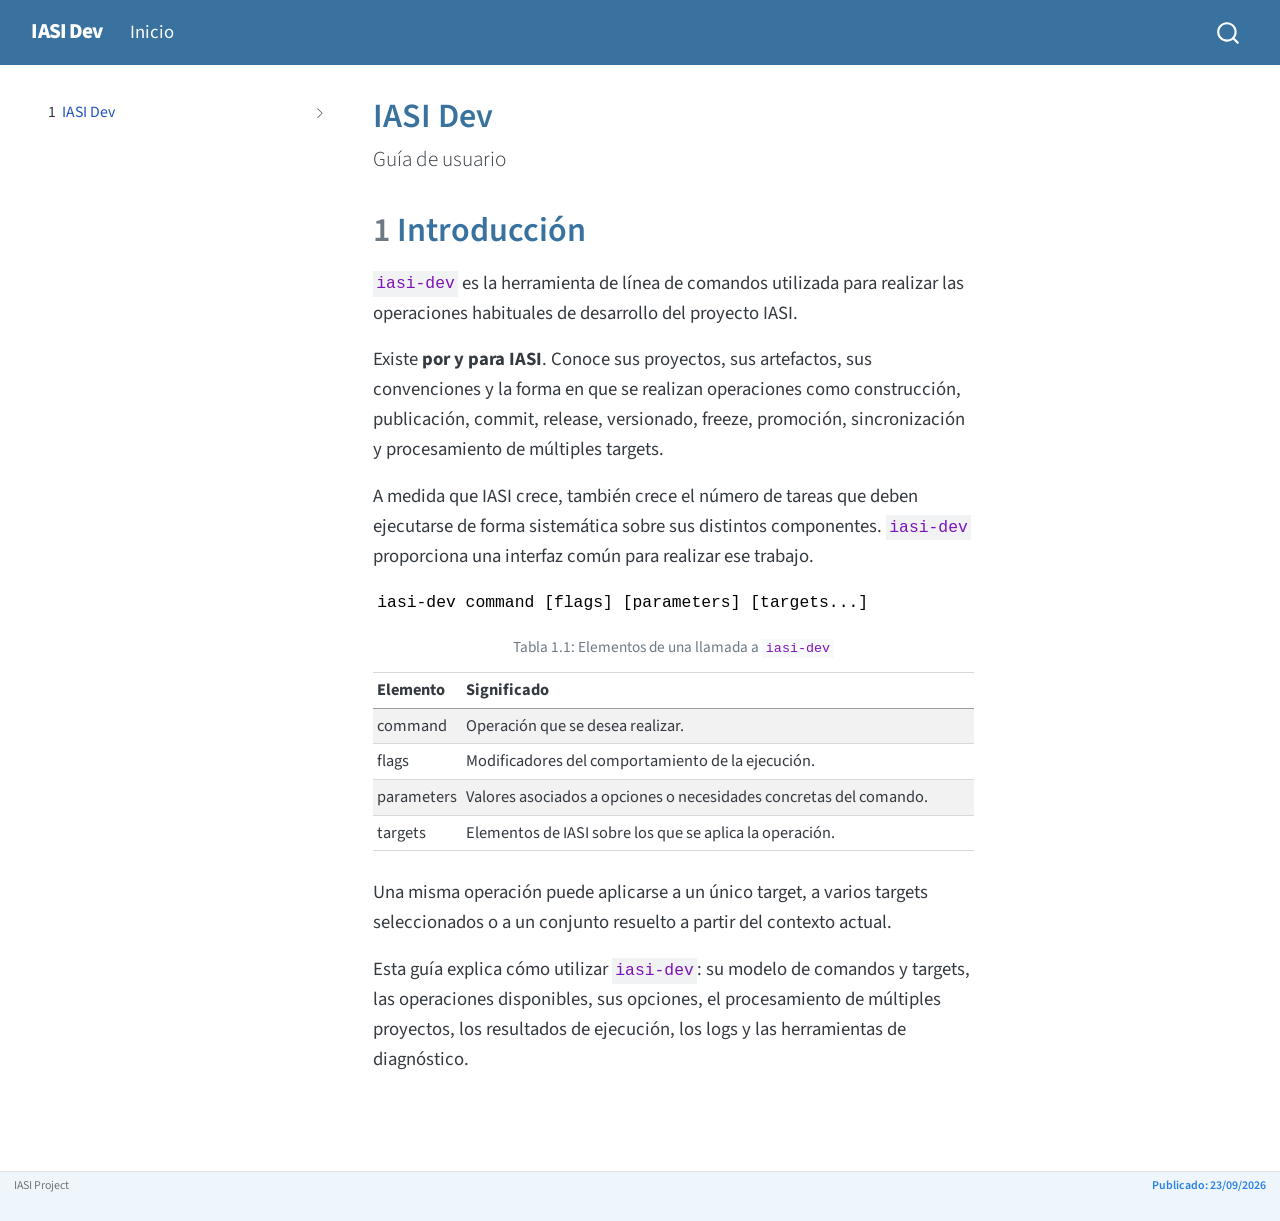
<file: release/user-guide/index.html>
<!DOCTYPE html>
<html xmlns="http://www.w3.org/1999/xhtml" lang="es" xml:lang="es">
<head>
<meta http-equiv="Content-Type" content="text/html; charset=UTF-8">
<meta charset="utf-8">
<meta name="generator" content="quarto-1.10.18">
<meta name="viewport" content="width=device-width, initial-scale=1.0, user-scalable=yes">
<title>IASI Dev · Guía de usuario</title>
<style>
/* Default styles provided by pandoc.
** See https://pandoc.org/MANUAL.html#variables-for-html for config info.
*/
span.smallcaps{font-variant: small-caps;}
div.columns{display: flex; gap: 1.5em;}
div.column{flex: auto;}
@media screen {
div.columns{gap: min(4vw, 1.5em);}
div.column{overflow-x: auto;}
}
div.hanging-indent{margin-left: 1.5em; text-indent: -1.5em;}
ul.task-list{list-style: none;}
ul.task-list li input[type="checkbox"] {
  width: 0.8em;
  margin: 0 0.8em 0.2em -1em; /* quarto-specific, see https://github.com/quarto-dev/quarto-cli/issues/4556 */ 
  vertical-align: middle;
}
</style>
<script src="site_libs/quarto-nav/quarto-nav.js"></script><script src="site_libs/clipboard/clipboard.min.js"></script><script src="site_libs/quarto-search/autocomplete.umd.js"></script><script src="site_libs/quarto-search/fuse.min.js"></script><script src="site_libs/quarto-search/quarto-search.js"></script><meta name="quarto:offset" content="./">
<script src="site_libs/quarto-html/quarto.js" type="module"></script><script src="site_libs/quarto-html/tabsets/tabsets.js" type="module"></script><script src="site_libs/quarto-html/popper.min.js"></script><script src="site_libs/quarto-html/tippy.umd.min.js"></script><script src="site_libs/quarto-html/anchor.min.js"></script><link href="site_libs/quarto-html/tippy.css" rel="stylesheet">
<link href="site_libs/quarto-html/quarto-syntax-highlighting-64a204ab8560d761af7679ceaba22944.css" rel="stylesheet" id="quarto-text-highlighting-styles">
<script src="site_libs/bootstrap/bootstrap.min.js"></script><link href="site_libs/bootstrap/bootstrap-icons.css" rel="stylesheet">
<link href="site_libs/bootstrap/bootstrap-7a66a9a53c25343b5d082df0b16ea25e.min.css" rel="stylesheet" append-hash="true" id="quarto-bootstrap" data-mode="light">
<script id="quarto-search-options" type="application/json">{
  "location": "navbar",
  "copy-button": false,
  "collapse-after": 3,
  "panel-placement": "end",
  "type": "overlay",
  "limit": 50,
  "keyboard-shortcut": [
    "f",
    "/",
    "s"
  ],
  "show-item-context": false,
  "language": {
    "search-no-results-text": "No se han encontrado resultados",
    "search-matching-documents-text": "documentos encontrados",
    "search-copy-link-title": "Copiar el enlace en la búsqueda",
    "search-hide-matches-text": "Ocultar resultados adicionales",
    "search-more-match-text": "resultado adicional en este documento",
    "search-more-matches-text": "resultados adicionales en este documento",
    "search-clear-button-title": "Borrar",
    "search-text-placeholder": "",
    "search-detached-cancel-button-title": "Cancelar",
    "search-submit-button-title": "Enviar",
    "search-label": "Buscar"
  }
}</script>
</head>
<body class="nav-sidebar floating nav-fixed quarto-light">

<div id="quarto-search-results"></div>
  <header id="quarto-header" class="headroom fixed-top"><nav class="navbar navbar-expand-lg " data-bs-theme="dark"><div class="navbar-container container-fluid">
      <div class="navbar-brand-container mx-auto">
    <a class="navbar-brand" href="./index.html">
    <span class="navbar-title">IASI Dev</span>
    </a>
  </div>
            <div id="quarto-search" class="" title="Buscar"></div>
          <button class="navbar-toggler" type="button" data-bs-toggle="collapse" data-bs-target="#navbarCollapse" aria-controls="navbarCollapse" role="menu" aria-expanded="false" aria-label="Navegación de palanca" onclick="if (window.quartoToggleHeadroom) { window.quartoToggleHeadroom(); }">
  <span class="navbar-toggler-icon"></span>
</button>
          <div class="collapse navbar-collapse" id="navbarCollapse">
            <ul class="navbar-nav navbar-nav-scroll me-auto">
<li class="nav-item">
    <a class="nav-link active" href="./index.html" aria-current="page"> 
<span class="menu-text">Inicio</span></a>
  </li>  
</ul>
</div> <!-- /navcollapse -->
            <div class="quarto-navbar-tools">
</div>
      </div> <!-- /container-fluid -->
    </nav><nav class="quarto-secondary-nav"><div class="container-fluid d-flex">
      <button type="button" class="quarto-btn-toggle btn" data-bs-toggle="collapse" role="button" data-bs-target=".quarto-sidebar-collapse-item" aria-controls="quarto-sidebar" aria-expanded="false" aria-label="Alternar barra lateral" onclick="if (window.quartoToggleHeadroom) { window.quartoToggleHeadroom(); }">
        <i class="bi bi-layout-text-sidebar-reverse"></i>
      </button>
        <nav class="quarto-page-breadcrumbs" aria-label="breadcrumb"><ol class="breadcrumb"><li class="breadcrumb-item"><a href="./index.html"><span class="chapter-number">1</span>  <span class="chapter-title">IASI Dev</span></a></li></ol></nav><a class="flex-grow-1" role="navigation" data-bs-toggle="collapse" data-bs-target=".quarto-sidebar-collapse-item" aria-controls="quarto-sidebar" aria-expanded="false" aria-label="Alternar barra lateral" onclick="if (window.quartoToggleHeadroom) { window.quartoToggleHeadroom(); }">      
        </a>
    </div>
  </nav></header><!-- content --><div id="quarto-content" class="quarto-container page-columns page-rows-contents page-layout-article page-navbar">
<!-- sidebar -->
  <nav id="quarto-sidebar" class="sidebar collapse collapse-horizontal quarto-sidebar-collapse-item sidebar-navigation floating overflow-auto"><div class="sidebar-menu-container"> 
    <ul class="list-unstyled mt-1">
<li class="sidebar-item sidebar-item-section">
  <div class="sidebar-item-container"> 
  <a href="./index.html" class="sidebar-item-text sidebar-link active">
 <span class="menu-text"><span class="chapter-number">1</span>  <span class="chapter-title">IASI Dev</span></span></a>
  <a class="sidebar-item-toggle text-start collapsed" data-bs-toggle="collapse" data-bs-target="#iasi-sidebar--index-html" role="navigation" aria-expanded="false" aria-controls="iasi-sidebar--index-html" aria-label="Toggle section"><i class="bi bi-chevron-right ms-2"></i></a>
</div>
<ul id="iasi-sidebar--index-html" class="collapse list-unstyled sidebar-section depth2">
<li><a href="./index.html#introducci%C3%B3n" id="toc-introducción" class="nav-link active" data-scroll-target="#introducción"><span class="header-section-number">1</span> Introducción</a></li>
  </ul>
</li>
    </ul>
</div>
</nav><div id="quarto-sidebar-glass" class="quarto-sidebar-collapse-item" data-bs-toggle="collapse" data-bs-target=".quarto-sidebar-collapse-item"></div>
<!-- margin-sidebar -->
    <div id="quarto-margin-sidebar" class="sidebar margin-sidebar">
        <nav id="TOC" role="doc-toc" class="toc-active"><h2 id="toc-title">Tabla de contenidos</h2>
   
  <ul>
<li><a href="#introducci%C3%B3n" id="toc-introducción" class="nav-link active" data-scroll-target="#introducción"><span class="header-section-number">1</span> Introducción</a></li>
  </ul></nav>
</div>
<!-- main -->
<main class="content" id="quarto-document-content"><header id="title-block-header" class="quarto-title-block default"><div class="quarto-title">
<h1 class="title">IASI Dev</h1>
<p class="subtitle lead">Guía de usuario</p>
</div>



<div class="quarto-title-meta">

    
  
    
  </div>
  


</header><section id="introducción" class="level1" data-number="1"><h1 data-number="1">
<span class="header-section-number">1</span> Introducción</h1>
<p><code>iasi-dev</code> es la herramienta de línea de comandos utilizada para realizar las operaciones habituales de desarrollo del proyecto IASI.</p>
<p>Existe <strong>por y para IASI</strong>. Conoce sus proyectos, sus artefactos, sus convenciones y la forma en que se realizan operaciones como construcción, publicación, commit, release, versionado, freeze, promoción, sincronización y procesamiento de múltiples targets.</p>
<p>A medida que IASI crece, también crece el número de tareas que deben ejecutarse de forma sistemática sobre sus distintos componentes. <code>iasi-dev</code> proporciona una interfaz común para realizar ese trabajo.</p>
<pre class="text"><code>iasi-dev command [flags] [parameters] [targets...]</code></pre>
<div class="cell">
<div id="tbl-sintaxis" class="cell quarto-float quarto-figure quarto-figure-center anchored">
<figure class="quarto-float quarto-float-tbl figure"><figcaption class="quarto-float-caption-top quarto-float-caption quarto-float-tbl" id="tbl-sintaxis-caption-0ceaefa1-69ba-4598-a22c-09a6ac19f8ca">
Tabla 1.1: Elementos de una llamada a <code>iasi-dev</code>
</figcaption><div aria-describedby="tbl-sintaxis-caption-0ceaefa1-69ba-4598-a22c-09a6ac19f8ca">
<div class="cell-output-display">
<table class="cell caption-top table table-sm table-striped small">
<colgroup>
<col style="width: 14%">
<col style="width: 85%">
</colgroup>
<thead><tr class="header">
<th style="text-align: left;">Elemento</th>
<th style="text-align: left;">Significado</th>
</tr></thead>
<tbody>
<tr class="odd">
<td style="text-align: left;">command</td>
<td style="text-align: left;">Operación que se desea realizar.</td>
</tr>
<tr class="even">
<td style="text-align: left;">flags</td>
<td style="text-align: left;">Modificadores del comportamiento de la ejecución.</td>
</tr>
<tr class="odd">
<td style="text-align: left;">parameters</td>
<td style="text-align: left;">Valores asociados a opciones o necesidades concretas del comando.</td>
</tr>
<tr class="even">
<td style="text-align: left;">targets</td>
<td style="text-align: left;">Elementos de IASI sobre los que se aplica la operación.</td>
</tr>
</tbody>
</table>
</div>
</div>
</figure>
</div>
</div>
<p>Una misma operación puede aplicarse a un único target, a varios targets seleccionados o a un conjunto resuelto a partir del contexto actual.</p>
<p>Esta guía explica cómo utilizar <code>iasi-dev</code>: su modelo de comandos y targets, las operaciones disponibles, sus opciones, el procesamiento de múltiples proyectos, los resultados de ejecución, los logs y las herramientas de diagnóstico.</p>


</section></main><!-- /main --><script id="quarto-html-after-body" type="application/javascript">
  window.document.addEventListener("DOMContentLoaded", function (event) {
    const icon = "";
    const anchorJS = new window.AnchorJS();
    anchorJS.options = {
      placement: 'right',
      icon: icon
    };
    anchorJS.add('.anchored');
    const isCodeAnnotation = (el) => {
      for (const clz of el.classList) {
        if (clz.startsWith('code-annotation-')) {                     
          return true;
        }
      }
      return false;
    }
    const onCopySuccess = function(e) {
      // button target
      const button = e.trigger;
      // don't keep focus
      button.blur();
      // flash "checked"
      button.classList.add('code-copy-button-checked');
      var currentTitle = button.getAttribute("title");
      button.setAttribute("title", "Copiado");
      let tooltip;
      if (window.bootstrap) {
        button.setAttribute("data-bs-toggle", "tooltip");
        button.setAttribute("data-bs-placement", "left");
        button.setAttribute("data-bs-title", "Copiado");
        tooltip = new bootstrap.Tooltip(button, 
          { trigger: "manual", 
            customClass: "code-copy-button-tooltip",
            offset: [0, -8]});
        tooltip.show();    
      }
      setTimeout(function() {
        if (tooltip) {
          tooltip.hide();
          button.removeAttribute("data-bs-title");
          button.removeAttribute("data-bs-toggle");
          button.removeAttribute("data-bs-placement");
        }
        button.setAttribute("title", currentTitle);
        button.classList.remove('code-copy-button-checked');
      }, 1000);
      // clear code selection
      e.clearSelection();
    }
    const getTextToCopy = function(trigger) {
      const outerScaffold = trigger.parentElement.cloneNode(true);
      const codeEl = outerScaffold.querySelector('code');
      for (const childEl of codeEl.children) {
        if (isCodeAnnotation(childEl)) {
          childEl.remove();
        }
      }
      return codeEl.innerText;
    }
    const clipboard = new window.ClipboardJS('.code-copy-button:not([data-in-quarto-modal])', {
      text: getTextToCopy
    });
    clipboard.on('success', onCopySuccess);
    if (window.document.getElementById('quarto-embedded-source-code-modal')) {
      const clipboardModal = new window.ClipboardJS('.code-copy-button[data-in-quarto-modal]', {
        text: getTextToCopy,
        container: window.document.getElementById('quarto-embedded-source-code-modal')
      });
      clipboardModal.on('success', onCopySuccess);
    }
      var localhostRegex = new RegExp(/^(?:http|https):\/\/localhost\:?[0-9]*\//);
      var mailtoRegex = new RegExp(/^mailto:/);
        var filterRegex = new RegExp('/' + window.location.host + '/');
      var isInternal = (href) => {
          return filterRegex.test(href) || localhostRegex.test(href) || mailtoRegex.test(href);
      }
      // Inspect non-navigation links and adorn them if external
     var links = window.document.querySelectorAll('a[href]:not(.nav-link):not(.navbar-brand):not(.toc-action):not(.sidebar-link):not(.sidebar-item-toggle):not(.pagination-link):not(.no-external):not([aria-hidden]):not(.dropdown-item):not(.quarto-navigation-tool):not(.about-link)');
      for (var i=0; i<links.length; i++) {
        const link = links[i];
        if (!isInternal(link.href)) {
          // undo the damage that might have been done by quarto-nav.js in the case of
          // links that we want to consider external
          if (link.dataset.originalHref !== undefined) {
            link.href = link.dataset.originalHref;
          }
        }
      }
    function tippyHover(el, contentFn, onTriggerFn, onUntriggerFn) {
      const config = {
        allowHTML: true,
        maxWidth: 500,
        delay: 100,
        arrow: false,
        appendTo: function(el) {
            return el.parentElement;
        },
        interactive: true,
        interactiveBorder: 10,
        theme: 'quarto',
        placement: 'bottom-start',
      };
      if (contentFn) {
        config.content = contentFn;
      }
      if (onTriggerFn) {
        config.onTrigger = onTriggerFn;
      }
      if (onUntriggerFn) {
        config.onUntrigger = onUntriggerFn;
      }
      window.tippy(el, config); 
    }
    const noterefs = window.document.querySelectorAll('a[role="doc-noteref"]');
    for (var i=0; i<noterefs.length; i++) {
      const ref = noterefs[i];
      tippyHover(ref, function() {
        // use id or data attribute instead here
        let href = ref.getAttribute('data-footnote-href') || ref.getAttribute('href');
        try { href = new URL(href).hash; } catch {}
        const id = href.replace(/^#\/?/, "");
        const note = window.document.getElementById(id);
        if (note) {
          return note.innerHTML;
        } else {
          return "";
        }
      });
    }
    const xrefs = window.document.querySelectorAll('a.quarto-xref');
    const processXRef = (id, note) => {
      // Strip column container classes
      const stripColumnClz = (el) => {
        el.classList.remove("page-full", "page-columns");
        if (el.children) {
          for (const child of el.children) {
            stripColumnClz(child);
          }
        }
      }
      stripColumnClz(note)
      if (id === null || id.startsWith('sec-')) {
        // Special case sections, only their first couple elements
        const container = document.createElement("div");
        if (note.children && note.children.length > 2) {
          container.appendChild(note.children[0].cloneNode(true));
          for (let i = 1; i < note.children.length; i++) {
            const child = note.children[i];
            if (child.tagName === "P" && child.innerText === "") {
              continue;
            } else {
              container.appendChild(child.cloneNode(true));
              break;
            }
          }
          if (window.Quarto?.typesetMath) {
            window.Quarto.typesetMath(container);
          }
          return container.innerHTML
        } else {
          if (window.Quarto?.typesetMath) {
            window.Quarto.typesetMath(note);
          }
          return note.innerHTML;
        }
      } else {
        // Remove any anchor links if they are present
        const anchorLink = note.querySelector('a.anchorjs-link');
        if (anchorLink) {
          anchorLink.remove();
        }
        if (window.Quarto?.typesetMath) {
          window.Quarto.typesetMath(note);
        }
        if (note.classList.contains("callout")) {
          return note.outerHTML;
        } else {
          return note.innerHTML;
        }
      }
    }
    for (var i=0; i<xrefs.length; i++) {
      const xref = xrefs[i];
      tippyHover(xref, undefined, function(instance) {
        instance.disable();
        let url = xref.getAttribute('href');
        let hash = undefined; 
        if (url.startsWith('#')) {
          hash = url;
        } else {
          try { hash = new URL(url).hash; } catch {}
        }
        if (hash) {
          const id = hash.replace(/^#\/?/, "");
          const note = window.document.getElementById(id);
          if (note !== null) {
            try {
              const html = processXRef(id, note.cloneNode(true));
              instance.setContent(html);
            } finally {
              instance.enable();
              instance.show();
            }
          } else {
            // See if we can fetch this
            fetch(url.split('#')[0])
            .then(res => res.text())
            .then(html => {
              const parser = new DOMParser();
              const htmlDoc = parser.parseFromString(html, "text/html");
              const note = htmlDoc.getElementById(id);
              if (note !== null) {
                const html = processXRef(id, note);
                instance.setContent(html);
              } 
            }).finally(() => {
              instance.enable();
              instance.show();
            });
          }
        } else {
          // See if we can fetch a full url (with no hash to target)
          // This is a special case and we should probably do some content thinning / targeting
          fetch(url)
          .then(res => res.text())
          .then(html => {
            const parser = new DOMParser();
            const htmlDoc = parser.parseFromString(html, "text/html");
            const note = htmlDoc.querySelector('main.content');
            if (note !== null) {
              // This should only happen for chapter cross references
              // (since there is no id in the URL)
              // remove the first header
              if (note.children.length > 0 && note.children[0].tagName === "HEADER") {
                note.children[0].remove();
              }
              const html = processXRef(null, note);
              instance.setContent(html);
            } 
          }).finally(() => {
            instance.enable();
            instance.show();
          });
        }
      }, function(instance) {
      });
    }
        let selectedAnnoteEl;
        const selectorForAnnotation = ( cell, annotation) => {
          let cellAttr = 'data-code-cell="' + cell + '"';
          let lineAttr = 'data-code-annotation="' +  annotation + '"';
          const selector = 'span[' + cellAttr + '][' + lineAttr + ']';
          return selector;
        }
        const selectCodeLines = (annoteEl) => {
          const doc = window.document;
          const targetCell = annoteEl.getAttribute("data-target-cell");
          const targetAnnotation = annoteEl.getAttribute("data-target-annotation");
          const annoteSpan = window.document.querySelector(selectorForAnnotation(targetCell, targetAnnotation));
          const lines = annoteSpan.getAttribute("data-code-lines").split(",");
          const lineIds = lines.map((line) => {
            return targetCell + "-" + line;
          })
          let top = null;
          let height = null;
          let parent = null;
          if (lineIds.length > 0) {
              //compute the position of the single el (top and bottom and make a div)
              const el = window.document.getElementById(lineIds[0]);
              top = el.offsetTop;
              height = el.offsetHeight;
              parent = el.parentElement.parentElement;
            if (lineIds.length > 1) {
              const lastEl = window.document.getElementById(lineIds[lineIds.length - 1]);
              const bottom = lastEl.offsetTop + lastEl.offsetHeight;
              height = bottom - top;
            }
            if (top !== null && height !== null && parent !== null) {
              // cook up a div (if necessary) and position it 
              let div = window.document.getElementById("code-annotation-line-highlight");
              if (div === null) {
                div = window.document.createElement("div");
                div.setAttribute("id", "code-annotation-line-highlight");
                div.style.position = 'absolute';
                parent.appendChild(div);
              }
              div.style.top = top - 2 + "px";
              div.style.height = height + 4 + "px";
              div.style.left = 0;
              let gutterDiv = window.document.getElementById("code-annotation-line-highlight-gutter");
              if (gutterDiv === null) {
                gutterDiv = window.document.createElement("div");
                gutterDiv.setAttribute("id", "code-annotation-line-highlight-gutter");
                gutterDiv.style.position = 'absolute';
                const codeCell = window.document.getElementById(targetCell);
                const gutter = codeCell.querySelector('.code-annotation-gutter');
                gutter.appendChild(gutterDiv);
              }
              gutterDiv.style.top = top - 2 + "px";
              gutterDiv.style.height = height + 4 + "px";
            }
            selectedAnnoteEl = annoteEl;
          }
        };
        const unselectCodeLines = () => {
          const elementsIds = ["code-annotation-line-highlight", "code-annotation-line-highlight-gutter"];
          elementsIds.forEach((elId) => {
            const div = window.document.getElementById(elId);
            if (div) {
              div.remove();
            }
          });
          selectedAnnoteEl = undefined;
        };
          // Handle positioning of the toggle
      window.addEventListener(
        "resize",
        throttle(() => {
          elRect = undefined;
          if (selectedAnnoteEl) {
            selectCodeLines(selectedAnnoteEl);
          }
        }, 10)
      );
      function throttle(fn, ms) {
      let throttle = false;
      let timer;
        return (...args) => {
          if(!throttle) { // first call gets through
              fn.apply(this, args);
              throttle = true;
          } else { // all the others get throttled
              if(timer) clearTimeout(timer); // cancel #2
              timer = setTimeout(() => {
                fn.apply(this, args);
                timer = throttle = false;
              }, ms);
          }
        };
      }
        // Attach click handler to the DT
        const annoteDls = window.document.querySelectorAll('dt[data-target-cell]');
        for (const annoteDlNode of annoteDls) {
          annoteDlNode.addEventListener('click', (event) => {
            const clickedEl = event.target;
            if (clickedEl !== selectedAnnoteEl) {
              unselectCodeLines();
              const activeEl = window.document.querySelector('dt[data-target-cell].code-annotation-active');
              if (activeEl) {
                activeEl.classList.remove('code-annotation-active');
              }
              selectCodeLines(clickedEl);
              clickedEl.classList.add('code-annotation-active');
            } else {
              // Unselect the line
              unselectCodeLines();
              clickedEl.classList.remove('code-annotation-active');
            }
          });
        }
    const findCites = (el) => {
      const parentEl = el.parentElement;
      if (parentEl) {
        const cites = parentEl.dataset.cites;
        if (cites) {
          return {
            el,
            cites: cites.split(' ')
          };
        } else {
          return findCites(el.parentElement)
        }
      } else {
        return undefined;
      }
    };
    var bibliorefs = window.document.querySelectorAll('a[role="doc-biblioref"]');
    for (var i=0; i<bibliorefs.length; i++) {
      const ref = bibliorefs[i];
      const citeInfo = findCites(ref);
      if (citeInfo) {
        tippyHover(citeInfo.el, function() {
          var popup = window.document.createElement('div');
          citeInfo.cites.forEach(function(cite) {
            var citeDiv = window.document.createElement('div');
            citeDiv.classList.add('hanging-indent');
            citeDiv.classList.add('csl-entry');
            var biblioDiv = window.document.getElementById('ref-' + cite);
            if (biblioDiv) {
              citeDiv.innerHTML = biblioDiv.innerHTML;
            }
            popup.appendChild(citeDiv);
          });
          return popup.innerHTML;
        });
      }
    }
  });
  </script>
</div> <!-- /content -->
<footer class="footer"><div class="nav-footer">
    <div class="nav-footer-left">
<p>IASI Project</p>
</div>   
    <div class="nav-footer-center">
       
    </div>
    <div class="nav-footer-right">
<p><span id="iasi-publish-date">Publicado: 23/09/2026</span></p>
</div>
  </div>
</footer>
</body>
</html>
</file>
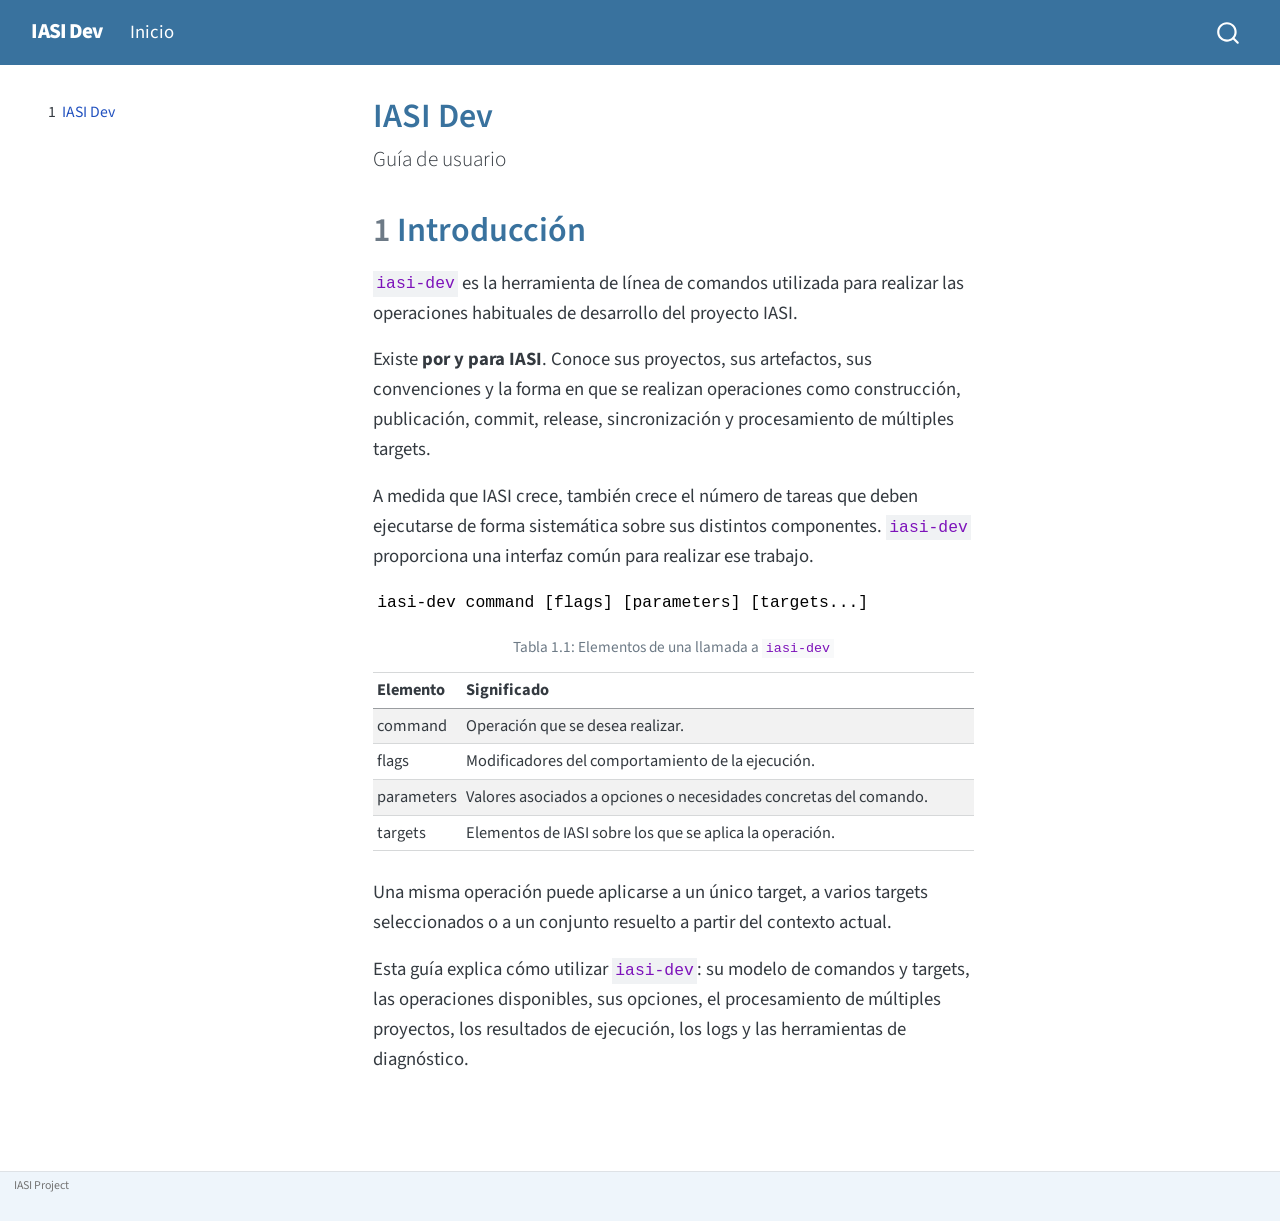
<file: iasi-dev/docs/01-user-guide/release/user-guide/index.html>
<!DOCTYPE html>
<html xmlns="http://www.w3.org/1999/xhtml" lang="es" xml:lang="es"><head>

<meta charset="utf-8">
<meta name="generator" content="quarto-1.10.18">

<meta name="viewport" content="width=device-width, initial-scale=1.0, user-scalable=yes">


<title>IASI Dev · Guía de usuario</title>
<style>
/* Default styles provided by pandoc.
** See https://pandoc.org/MANUAL.html#variables-for-html for config info.
*/
span.smallcaps{font-variant: small-caps;}
div.columns{display: flex; gap: 1.5em;}
div.column{flex: auto;}
@media screen {
div.columns{gap: min(4vw, 1.5em);}
div.column{overflow-x: auto;}
}
div.hanging-indent{margin-left: 1.5em; text-indent: -1.5em;}
ul.task-list{list-style: none;}
ul.task-list li input[type="checkbox"] {
  width: 0.8em;
  margin: 0 0.8em 0.2em -1em; /* quarto-specific, see https://github.com/quarto-dev/quarto-cli/issues/4556 */ 
  vertical-align: middle;
}
</style>


<script src="site_libs/quarto-nav/quarto-nav.js"></script>
<script src="site_libs/clipboard/clipboard.min.js"></script>
<script src="site_libs/quarto-search/autocomplete.umd.js"></script>
<script src="site_libs/quarto-search/fuse.min.js"></script>
<script src="site_libs/quarto-search/quarto-search.js"></script>
<meta name="quarto:offset" content="./">
<script src="site_libs/quarto-html/quarto.js" type="module"></script>
<script src="site_libs/quarto-html/tabsets/tabsets.js" type="module"></script>
<script src="site_libs/quarto-html/popper.min.js"></script>
<script src="site_libs/quarto-html/tippy.umd.min.js"></script>
<script src="site_libs/quarto-html/anchor.min.js"></script>
<link href="site_libs/quarto-html/tippy.css" rel="stylesheet">
<link href="site_libs/quarto-html/quarto-syntax-highlighting-64a204ab8560d761af7679ceaba22944.css" rel="stylesheet" id="quarto-text-highlighting-styles">
<script src="site_libs/bootstrap/bootstrap.min.js"></script>
<link href="site_libs/bootstrap/bootstrap-icons.css" rel="stylesheet">
<link href="site_libs/bootstrap/bootstrap-7a66a9a53c25343b5d082df0b16ea25e.min.css" rel="stylesheet" append-hash="true" id="quarto-bootstrap" data-mode="light">
<script id="quarto-search-options" type="application/json">{
  "location": "navbar",
  "copy-button": false,
  "collapse-after": 3,
  "panel-placement": "end",
  "type": "overlay",
  "limit": 50,
  "keyboard-shortcut": [
    "f",
    "/",
    "s"
  ],
  "show-item-context": false,
  "language": {
    "search-no-results-text": "No se han encontrado resultados",
    "search-matching-documents-text": "documentos encontrados",
    "search-copy-link-title": "Copiar el enlace en la búsqueda",
    "search-hide-matches-text": "Ocultar resultados adicionales",
    "search-more-match-text": "resultado adicional en este documento",
    "search-more-matches-text": "resultados adicionales en este documento",
    "search-clear-button-title": "Borrar",
    "search-text-placeholder": "",
    "search-detached-cancel-button-title": "Cancelar",
    "search-submit-button-title": "Enviar",
    "search-label": "Buscar"
  }
}</script>


</head>

<body class="nav-sidebar floating nav-fixed quarto-light">

<div id="quarto-search-results"></div>
  <header id="quarto-header" class="headroom fixed-top">
    <nav class="navbar navbar-expand-lg " data-bs-theme="dark">
      <div class="navbar-container container-fluid">
      <div class="navbar-brand-container mx-auto">
    <a class="navbar-brand" href="./index.html">
    <span class="navbar-title">IASI Dev</span>
    </a>
  </div>
            <div id="quarto-search" class="" title="Buscar"></div>
          <button class="navbar-toggler" type="button" data-bs-toggle="collapse" data-bs-target="#navbarCollapse" aria-controls="navbarCollapse" role="menu" aria-expanded="false" aria-label="Navegación de palanca" onclick="if (window.quartoToggleHeadroom) { window.quartoToggleHeadroom(); }">
  <span class="navbar-toggler-icon"></span>
</button>
          <div class="collapse navbar-collapse" id="navbarCollapse">
            <ul class="navbar-nav navbar-nav-scroll me-auto">
  <li class="nav-item">
    <a class="nav-link active" href="./index.html" aria-current="page"> 
<span class="menu-text">Inicio</span></a>
  </li>  
</ul>
          </div> <!-- /navcollapse -->
            <div class="quarto-navbar-tools">
</div>
      </div> <!-- /container-fluid -->
    </nav>
  <nav class="quarto-secondary-nav">
    <div class="container-fluid d-flex">
      <button type="button" class="quarto-btn-toggle btn" data-bs-toggle="collapse" role="button" data-bs-target=".quarto-sidebar-collapse-item" aria-controls="quarto-sidebar" aria-expanded="false" aria-label="Alternar barra lateral" onclick="if (window.quartoToggleHeadroom) { window.quartoToggleHeadroom(); }">
        <i class="bi bi-layout-text-sidebar-reverse"></i>
      </button>
        <nav class="quarto-page-breadcrumbs" aria-label="breadcrumb"><ol class="breadcrumb"><li class="breadcrumb-item"><a href="./index.html"><span class="chapter-number">1</span>&nbsp; <span class="chapter-title">IASI Dev</span></a></li></ol></nav>
        <a class="flex-grow-1" role="navigation" data-bs-toggle="collapse" data-bs-target=".quarto-sidebar-collapse-item" aria-controls="quarto-sidebar" aria-expanded="false" aria-label="Alternar barra lateral" onclick="if (window.quartoToggleHeadroom) { window.quartoToggleHeadroom(); }">      
        </a>
    </div>
  </nav>
</header>
<!-- content -->
<div id="quarto-content" class="quarto-container page-columns page-rows-contents page-layout-article page-navbar">
<!-- sidebar -->
  <nav id="quarto-sidebar" class="sidebar collapse collapse-horizontal quarto-sidebar-collapse-item sidebar-navigation floating overflow-auto">
    <div class="sidebar-menu-container"> 
    <ul class="list-unstyled mt-1">
        <li class="sidebar-item">
  <div class="sidebar-item-container"> 
  <a href="./index.html" class="sidebar-item-text sidebar-link active">
 <span class="menu-text"><span class="chapter-number">1</span>&nbsp; <span class="chapter-title">IASI Dev</span></span></a>
  </div>
</li>
    </ul>
    </div>
</nav>
<div id="quarto-sidebar-glass" class="quarto-sidebar-collapse-item" data-bs-toggle="collapse" data-bs-target=".quarto-sidebar-collapse-item"></div>
<!-- margin-sidebar -->
    <div id="quarto-margin-sidebar" class="sidebar margin-sidebar">
        <nav id="TOC" role="doc-toc" class="toc-active">
    <h2 id="toc-title">Tabla de contenidos</h2>
   
  <ul>
  <li><a href="#introducción" id="toc-introducción" class="nav-link active" data-scroll-target="#introducción"><span class="header-section-number">1</span> Introducción</a></li>
  </ul>
</nav>
    </div>
<!-- main -->
<main class="content" id="quarto-document-content">

<header id="title-block-header" class="quarto-title-block default">
<div class="quarto-title">
<h1 class="title">IASI Dev</h1>
<p class="subtitle lead">Guía de usuario</p>
</div>



<div class="quarto-title-meta">

    
  
    
  </div>
  


</header>


<section id="introducción" class="level1" data-number="1">
<h1 data-number="1"><span class="header-section-number">1</span> Introducción</h1>
<p><code>iasi-dev</code> es la herramienta de línea de comandos utilizada para realizar las operaciones habituales de desarrollo del proyecto IASI.</p>
<p>Existe <strong>por y para IASI</strong>. Conoce sus proyectos, sus artefactos, sus convenciones y la forma en que se realizan operaciones como construcción, publicación, commit, release, sincronización y procesamiento de múltiples targets.</p>
<p>A medida que IASI crece, también crece el número de tareas que deben ejecutarse de forma sistemática sobre sus distintos componentes. <code>iasi-dev</code> proporciona una interfaz común para realizar ese trabajo.</p>
<pre class="text"><code>iasi-dev command [flags] [parameters] [targets...]</code></pre>
<div class="cell">
<div id="tbl-sintaxis" class="cell quarto-float quarto-figure quarto-figure-center anchored">
<figure class="quarto-float quarto-float-tbl figure">
<figcaption class="quarto-float-caption-top quarto-float-caption quarto-float-tbl" id="tbl-sintaxis-caption-0ceaefa1-69ba-4598-a22c-09a6ac19f8ca">
Tabla&nbsp;1.1: Elementos de una llamada a <code>iasi-dev</code>
</figcaption>
<div aria-describedby="tbl-sintaxis-caption-0ceaefa1-69ba-4598-a22c-09a6ac19f8ca">
<div class="cell-output-display">
<table class="cell caption-top table table-sm table-striped small">
<colgroup>
<col style="width: 14%">
<col style="width: 85%">
</colgroup>
<thead>
<tr class="header">
<th style="text-align: left;">Elemento</th>
<th style="text-align: left;">Significado</th>
</tr>
</thead>
<tbody>
<tr class="odd">
<td style="text-align: left;">command</td>
<td style="text-align: left;">Operación que se desea realizar.</td>
</tr>
<tr class="even">
<td style="text-align: left;">flags</td>
<td style="text-align: left;">Modificadores del comportamiento de la ejecución.</td>
</tr>
<tr class="odd">
<td style="text-align: left;">parameters</td>
<td style="text-align: left;">Valores asociados a opciones o necesidades concretas del comando.</td>
</tr>
<tr class="even">
<td style="text-align: left;">targets</td>
<td style="text-align: left;">Elementos de IASI sobre los que se aplica la operación.</td>
</tr>
</tbody>
</table>
</div>
</div>
</figure>
</div>
</div>
<p>Una misma operación puede aplicarse a un único target, a varios targets seleccionados o a un conjunto resuelto a partir del contexto actual.</p>
<p>Esta guía explica cómo utilizar <code>iasi-dev</code>: su modelo de comandos y targets, las operaciones disponibles, sus opciones, el procesamiento de múltiples proyectos, los resultados de ejecución, los logs y las herramientas de diagnóstico.</p>


</section>

</main> <!-- /main -->
<script id="quarto-html-after-body" type="application/javascript">
  window.document.addEventListener("DOMContentLoaded", function (event) {
    const icon = "";
    const anchorJS = new window.AnchorJS();
    anchorJS.options = {
      placement: 'right',
      icon: icon
    };
    anchorJS.add('.anchored');
    const isCodeAnnotation = (el) => {
      for (const clz of el.classList) {
        if (clz.startsWith('code-annotation-')) {                     
          return true;
        }
      }
      return false;
    }
    const onCopySuccess = function(e) {
      // button target
      const button = e.trigger;
      // don't keep focus
      button.blur();
      // flash "checked"
      button.classList.add('code-copy-button-checked');
      var currentTitle = button.getAttribute("title");
      button.setAttribute("title", "Copiado");
      let tooltip;
      if (window.bootstrap) {
        button.setAttribute("data-bs-toggle", "tooltip");
        button.setAttribute("data-bs-placement", "left");
        button.setAttribute("data-bs-title", "Copiado");
        tooltip = new bootstrap.Tooltip(button, 
          { trigger: "manual", 
            customClass: "code-copy-button-tooltip",
            offset: [0, -8]});
        tooltip.show();    
      }
      setTimeout(function() {
        if (tooltip) {
          tooltip.hide();
          button.removeAttribute("data-bs-title");
          button.removeAttribute("data-bs-toggle");
          button.removeAttribute("data-bs-placement");
        }
        button.setAttribute("title", currentTitle);
        button.classList.remove('code-copy-button-checked');
      }, 1000);
      // clear code selection
      e.clearSelection();
    }
    const getTextToCopy = function(trigger) {
      const outerScaffold = trigger.parentElement.cloneNode(true);
      const codeEl = outerScaffold.querySelector('code');
      for (const childEl of codeEl.children) {
        if (isCodeAnnotation(childEl)) {
          childEl.remove();
        }
      }
      return codeEl.innerText;
    }
    const clipboard = new window.ClipboardJS('.code-copy-button:not([data-in-quarto-modal])', {
      text: getTextToCopy
    });
    clipboard.on('success', onCopySuccess);
    if (window.document.getElementById('quarto-embedded-source-code-modal')) {
      const clipboardModal = new window.ClipboardJS('.code-copy-button[data-in-quarto-modal]', {
        text: getTextToCopy,
        container: window.document.getElementById('quarto-embedded-source-code-modal')
      });
      clipboardModal.on('success', onCopySuccess);
    }
      var localhostRegex = new RegExp(/^(?:http|https):\/\/localhost\:?[0-9]*\//);
      var mailtoRegex = new RegExp(/^mailto:/);
        var filterRegex = new RegExp('/' + window.location.host + '/');
      var isInternal = (href) => {
          return filterRegex.test(href) || localhostRegex.test(href) || mailtoRegex.test(href);
      }
      // Inspect non-navigation links and adorn them if external
     var links = window.document.querySelectorAll('a[href]:not(.nav-link):not(.navbar-brand):not(.toc-action):not(.sidebar-link):not(.sidebar-item-toggle):not(.pagination-link):not(.no-external):not([aria-hidden]):not(.dropdown-item):not(.quarto-navigation-tool):not(.about-link)');
      for (var i=0; i<links.length; i++) {
        const link = links[i];
        if (!isInternal(link.href)) {
          // undo the damage that might have been done by quarto-nav.js in the case of
          // links that we want to consider external
          if (link.dataset.originalHref !== undefined) {
            link.href = link.dataset.originalHref;
          }
        }
      }
    function tippyHover(el, contentFn, onTriggerFn, onUntriggerFn) {
      const config = {
        allowHTML: true,
        maxWidth: 500,
        delay: 100,
        arrow: false,
        appendTo: function(el) {
            return el.parentElement;
        },
        interactive: true,
        interactiveBorder: 10,
        theme: 'quarto',
        placement: 'bottom-start',
      };
      if (contentFn) {
        config.content = contentFn;
      }
      if (onTriggerFn) {
        config.onTrigger = onTriggerFn;
      }
      if (onUntriggerFn) {
        config.onUntrigger = onUntriggerFn;
      }
      window.tippy(el, config); 
    }
    const noterefs = window.document.querySelectorAll('a[role="doc-noteref"]');
    for (var i=0; i<noterefs.length; i++) {
      const ref = noterefs[i];
      tippyHover(ref, function() {
        // use id or data attribute instead here
        let href = ref.getAttribute('data-footnote-href') || ref.getAttribute('href');
        try { href = new URL(href).hash; } catch {}
        const id = href.replace(/^#\/?/, "");
        const note = window.document.getElementById(id);
        if (note) {
          return note.innerHTML;
        } else {
          return "";
        }
      });
    }
    const xrefs = window.document.querySelectorAll('a.quarto-xref');
    const processXRef = (id, note) => {
      // Strip column container classes
      const stripColumnClz = (el) => {
        el.classList.remove("page-full", "page-columns");
        if (el.children) {
          for (const child of el.children) {
            stripColumnClz(child);
          }
        }
      }
      stripColumnClz(note)
      if (id === null || id.startsWith('sec-')) {
        // Special case sections, only their first couple elements
        const container = document.createElement("div");
        if (note.children && note.children.length > 2) {
          container.appendChild(note.children[0].cloneNode(true));
          for (let i = 1; i < note.children.length; i++) {
            const child = note.children[i];
            if (child.tagName === "P" && child.innerText === "") {
              continue;
            } else {
              container.appendChild(child.cloneNode(true));
              break;
            }
          }
          if (window.Quarto?.typesetMath) {
            window.Quarto.typesetMath(container);
          }
          return container.innerHTML
        } else {
          if (window.Quarto?.typesetMath) {
            window.Quarto.typesetMath(note);
          }
          return note.innerHTML;
        }
      } else {
        // Remove any anchor links if they are present
        const anchorLink = note.querySelector('a.anchorjs-link');
        if (anchorLink) {
          anchorLink.remove();
        }
        if (window.Quarto?.typesetMath) {
          window.Quarto.typesetMath(note);
        }
        if (note.classList.contains("callout")) {
          return note.outerHTML;
        } else {
          return note.innerHTML;
        }
      }
    }
    for (var i=0; i<xrefs.length; i++) {
      const xref = xrefs[i];
      tippyHover(xref, undefined, function(instance) {
        instance.disable();
        let url = xref.getAttribute('href');
        let hash = undefined; 
        if (url.startsWith('#')) {
          hash = url;
        } else {
          try { hash = new URL(url).hash; } catch {}
        }
        if (hash) {
          const id = hash.replace(/^#\/?/, "");
          const note = window.document.getElementById(id);
          if (note !== null) {
            try {
              const html = processXRef(id, note.cloneNode(true));
              instance.setContent(html);
            } finally {
              instance.enable();
              instance.show();
            }
          } else {
            // See if we can fetch this
            fetch(url.split('#')[0])
            .then(res => res.text())
            .then(html => {
              const parser = new DOMParser();
              const htmlDoc = parser.parseFromString(html, "text/html");
              const note = htmlDoc.getElementById(id);
              if (note !== null) {
                const html = processXRef(id, note);
                instance.setContent(html);
              } 
            }).finally(() => {
              instance.enable();
              instance.show();
            });
          }
        } else {
          // See if we can fetch a full url (with no hash to target)
          // This is a special case and we should probably do some content thinning / targeting
          fetch(url)
          .then(res => res.text())
          .then(html => {
            const parser = new DOMParser();
            const htmlDoc = parser.parseFromString(html, "text/html");
            const note = htmlDoc.querySelector('main.content');
            if (note !== null) {
              // This should only happen for chapter cross references
              // (since there is no id in the URL)
              // remove the first header
              if (note.children.length > 0 && note.children[0].tagName === "HEADER") {
                note.children[0].remove();
              }
              const html = processXRef(null, note);
              instance.setContent(html);
            } 
          }).finally(() => {
            instance.enable();
            instance.show();
          });
        }
      }, function(instance) {
      });
    }
        let selectedAnnoteEl;
        const selectorForAnnotation = ( cell, annotation) => {
          let cellAttr = 'data-code-cell="' + cell + '"';
          let lineAttr = 'data-code-annotation="' +  annotation + '"';
          const selector = 'span[' + cellAttr + '][' + lineAttr + ']';
          return selector;
        }
        const selectCodeLines = (annoteEl) => {
          const doc = window.document;
          const targetCell = annoteEl.getAttribute("data-target-cell");
          const targetAnnotation = annoteEl.getAttribute("data-target-annotation");
          const annoteSpan = window.document.querySelector(selectorForAnnotation(targetCell, targetAnnotation));
          const lines = annoteSpan.getAttribute("data-code-lines").split(",");
          const lineIds = lines.map((line) => {
            return targetCell + "-" + line;
          })
          let top = null;
          let height = null;
          let parent = null;
          if (lineIds.length > 0) {
              //compute the position of the single el (top and bottom and make a div)
              const el = window.document.getElementById(lineIds[0]);
              top = el.offsetTop;
              height = el.offsetHeight;
              parent = el.parentElement.parentElement;
            if (lineIds.length > 1) {
              const lastEl = window.document.getElementById(lineIds[lineIds.length - 1]);
              const bottom = lastEl.offsetTop + lastEl.offsetHeight;
              height = bottom - top;
            }
            if (top !== null && height !== null && parent !== null) {
              // cook up a div (if necessary) and position it 
              let div = window.document.getElementById("code-annotation-line-highlight");
              if (div === null) {
                div = window.document.createElement("div");
                div.setAttribute("id", "code-annotation-line-highlight");
                div.style.position = 'absolute';
                parent.appendChild(div);
              }
              div.style.top = top - 2 + "px";
              div.style.height = height + 4 + "px";
              div.style.left = 0;
              let gutterDiv = window.document.getElementById("code-annotation-line-highlight-gutter");
              if (gutterDiv === null) {
                gutterDiv = window.document.createElement("div");
                gutterDiv.setAttribute("id", "code-annotation-line-highlight-gutter");
                gutterDiv.style.position = 'absolute';
                const codeCell = window.document.getElementById(targetCell);
                const gutter = codeCell.querySelector('.code-annotation-gutter');
                gutter.appendChild(gutterDiv);
              }
              gutterDiv.style.top = top - 2 + "px";
              gutterDiv.style.height = height + 4 + "px";
            }
            selectedAnnoteEl = annoteEl;
          }
        };
        const unselectCodeLines = () => {
          const elementsIds = ["code-annotation-line-highlight", "code-annotation-line-highlight-gutter"];
          elementsIds.forEach((elId) => {
            const div = window.document.getElementById(elId);
            if (div) {
              div.remove();
            }
          });
          selectedAnnoteEl = undefined;
        };
          // Handle positioning of the toggle
      window.addEventListener(
        "resize",
        throttle(() => {
          elRect = undefined;
          if (selectedAnnoteEl) {
            selectCodeLines(selectedAnnoteEl);
          }
        }, 10)
      );
      function throttle(fn, ms) {
      let throttle = false;
      let timer;
        return (...args) => {
          if(!throttle) { // first call gets through
              fn.apply(this, args);
              throttle = true;
          } else { // all the others get throttled
              if(timer) clearTimeout(timer); // cancel #2
              timer = setTimeout(() => {
                fn.apply(this, args);
                timer = throttle = false;
              }, ms);
          }
        };
      }
        // Attach click handler to the DT
        const annoteDls = window.document.querySelectorAll('dt[data-target-cell]');
        for (const annoteDlNode of annoteDls) {
          annoteDlNode.addEventListener('click', (event) => {
            const clickedEl = event.target;
            if (clickedEl !== selectedAnnoteEl) {
              unselectCodeLines();
              const activeEl = window.document.querySelector('dt[data-target-cell].code-annotation-active');
              if (activeEl) {
                activeEl.classList.remove('code-annotation-active');
              }
              selectCodeLines(clickedEl);
              clickedEl.classList.add('code-annotation-active');
            } else {
              // Unselect the line
              unselectCodeLines();
              clickedEl.classList.remove('code-annotation-active');
            }
          });
        }
    const findCites = (el) => {
      const parentEl = el.parentElement;
      if (parentEl) {
        const cites = parentEl.dataset.cites;
        if (cites) {
          return {
            el,
            cites: cites.split(' ')
          };
        } else {
          return findCites(el.parentElement)
        }
      } else {
        return undefined;
      }
    };
    var bibliorefs = window.document.querySelectorAll('a[role="doc-biblioref"]');
    for (var i=0; i<bibliorefs.length; i++) {
      const ref = bibliorefs[i];
      const citeInfo = findCites(ref);
      if (citeInfo) {
        tippyHover(citeInfo.el, function() {
          var popup = window.document.createElement('div');
          citeInfo.cites.forEach(function(cite) {
            var citeDiv = window.document.createElement('div');
            citeDiv.classList.add('hanging-indent');
            citeDiv.classList.add('csl-entry');
            var biblioDiv = window.document.getElementById('ref-' + cite);
            if (biblioDiv) {
              citeDiv.innerHTML = biblioDiv.innerHTML;
            }
            popup.appendChild(citeDiv);
          });
          return popup.innerHTML;
        });
      }
    }
  });
  </script>
</div> <!-- /content -->
<footer class="footer">
  <div class="nav-footer">
    <div class="nav-footer-left">
<p>IASI Project</p>
</div>   
    <div class="nav-footer-center">
      &nbsp;
    </div>
    <div class="nav-footer-right">
<p><span id="iasi-publish-date"></span></p>
</div>
  </div>
</footer>




</body></html>
</file>
<file: release/user-guide/site_libs/quarto-html/tippy.css>
.tippy-box[data-animation=fade][data-state=hidden]{opacity:0}[data-tippy-root]{max-width:calc(100vw - 10px)}.tippy-box{position:relative;background-color:#333;color:#fff;border-radius:4px;font-size:14px;line-height:1.4;white-space:normal;outline:0;transition-property:transform,visibility,opacity}.tippy-box[data-placement^=top]>.tippy-arrow{bottom:0}.tippy-box[data-placement^=top]>.tippy-arrow:before{bottom:-7px;left:0;border-width:8px 8px 0;border-top-color:initial;transform-origin:center top}.tippy-box[data-placement^=bottom]>.tippy-arrow{top:0}.tippy-box[data-placement^=bottom]>.tippy-arrow:before{top:-7px;left:0;border-width:0 8px 8px;border-bottom-color:initial;transform-origin:center bottom}.tippy-box[data-placement^=left]>.tippy-arrow{right:0}.tippy-box[data-placement^=left]>.tippy-arrow:before{border-width:8px 0 8px 8px;border-left-color:initial;right:-7px;transform-origin:center left}.tippy-box[data-placement^=right]>.tippy-arrow{left:0}.tippy-box[data-placement^=right]>.tippy-arrow:before{left:-7px;border-width:8px 8px 8px 0;border-right-color:initial;transform-origin:center right}.tippy-box[data-inertia][data-state=visible]{transition-timing-function:cubic-bezier(.54,1.5,.38,1.11)}.tippy-arrow{width:16px;height:16px;color:#333}.tippy-arrow:before{content:"";position:absolute;border-color:transparent;border-style:solid}.tippy-content{position:relative;padding:5px 9px;z-index:1}
</file>
<file: release/user-guide/site_libs/quarto-html/quarto-syntax-highlighting-64a204ab8560d761af7679ceaba22944.css>
/* quarto syntax highlight colors */
:root {
  --quarto-hl-ot-color: #003B4F;
  --quarto-hl-at-color: #657422;
  --quarto-hl-ss-color: #20794D;
  --quarto-hl-an-color: #5E5E5E;
  --quarto-hl-fu-color: #4758AB;
  --quarto-hl-st-color: #20794D;
  --quarto-hl-cf-color: #003B4F;
  --quarto-hl-op-color: #5E5E5E;
  --quarto-hl-er-color: #AD0000;
  --quarto-hl-bn-color: #AD0000;
  --quarto-hl-al-color: #AD0000;
  --quarto-hl-va-color: #111111;
  --quarto-hl-bu-color: inherit;
  --quarto-hl-ex-color: inherit;
  --quarto-hl-pp-color: #AD0000;
  --quarto-hl-in-color: #5E5E5E;
  --quarto-hl-vs-color: #20794D;
  --quarto-hl-wa-color: #5E5E5E;
  --quarto-hl-do-color: #5E5E5E;
  --quarto-hl-im-color: #00769E;
  --quarto-hl-ch-color: #20794D;
  --quarto-hl-dt-color: #AD0000;
  --quarto-hl-fl-color: #AD0000;
  --quarto-hl-co-color: #5E5E5E;
  --quarto-hl-cv-color: #5E5E5E;
  --quarto-hl-cn-color: #8f5902;
  --quarto-hl-sc-color: #5E5E5E;
  --quarto-hl-dv-color: #AD0000;
  --quarto-hl-kw-color: #003B4F;
}

/* other quarto variables */
:root {
  --quarto-font-monospace: SFMono-Regular, Menlo, Monaco, Consolas, "Liberation Mono", "Courier New", monospace;
}

/* syntax highlight based on Pandoc's rules */
pre > code.sourceCode > span {
  color: #003B4F;
}

code.sourceCode > span {
  color: #003B4F;
}

div.sourceCode,
div.sourceCode pre.sourceCode {
  color: #003B4F;
}

/* Normal */
code span {
  color: #003B4F;
}

/* Alert */
code span.al {
  color: #AD0000;
  font-style: inherit;
}

/* Annotation */
code span.an {
  color: #5E5E5E;
  font-style: inherit;
}

/* Attribute */
code span.at {
  color: #657422;
  font-style: inherit;
}

/* BaseN */
code span.bn {
  color: #AD0000;
  font-style: inherit;
}

/* BuiltIn */
code span.bu {
  font-style: inherit;
}

/* ControlFlow */
code span.cf {
  color: #003B4F;
  font-weight: bold;
  font-style: inherit;
}

/* Char */
code span.ch {
  color: #20794D;
  font-style: inherit;
}

/* Constant */
code span.cn {
  color: #8f5902;
  font-style: inherit;
}

/* Comment */
code span.co {
  color: #5E5E5E;
  font-style: inherit;
}

/* CommentVar */
code span.cv {
  color: #5E5E5E;
  font-style: italic;
}

/* Documentation */
code span.do {
  color: #5E5E5E;
  font-style: italic;
}

/* DataType */
code span.dt {
  color: #AD0000;
  font-style: inherit;
}

/* DecVal */
code span.dv {
  color: #AD0000;
  font-style: inherit;
}

/* Error */
code span.er {
  color: #AD0000;
  font-style: inherit;
}

/* Extension */
code span.ex {
  font-style: inherit;
}

/* Float */
code span.fl {
  color: #AD0000;
  font-style: inherit;
}

/* Function */
code span.fu {
  color: #4758AB;
  font-style: inherit;
}

/* Import */
code span.im {
  color: #00769E;
  font-style: inherit;
}

/* Information */
code span.in {
  color: #5E5E5E;
  font-style: inherit;
}

/* Keyword */
code span.kw {
  color: #003B4F;
  font-weight: bold;
  font-style: inherit;
}

/* Operator */
code span.op {
  color: #5E5E5E;
  font-style: inherit;
}

/* Other */
code span.ot {
  color: #003B4F;
  font-style: inherit;
}

/* Preprocessor */
code span.pp {
  color: #AD0000;
  font-style: inherit;
}

/* SpecialChar */
code span.sc {
  color: #5E5E5E;
  font-style: inherit;
}

/* SpecialString */
code span.ss {
  color: #20794D;
  font-style: inherit;
}

/* String */
code span.st {
  color: #20794D;
  font-style: inherit;
}

/* Variable */
code span.va {
  color: #111111;
  font-style: inherit;
}

/* VerbatimString */
code span.vs {
  color: #20794D;
  font-style: inherit;
}

/* Warning */
code span.wa {
  color: #5E5E5E;
  font-style: italic;
}

.prevent-inlining {
  content: "</";
}

/*# sourceMappingURL=9d8d5bb603a83b8298b89080a598c93b.css.map */
</file>
<file: iasi-dev/docs/01-user-guide/release/user-guide/site_libs/quarto-html/tippy.css>
.tippy-box[data-animation=fade][data-state=hidden]{opacity:0}[data-tippy-root]{max-width:calc(100vw - 10px)}.tippy-box{position:relative;background-color:#333;color:#fff;border-radius:4px;font-size:14px;line-height:1.4;white-space:normal;outline:0;transition-property:transform,visibility,opacity}.tippy-box[data-placement^=top]>.tippy-arrow{bottom:0}.tippy-box[data-placement^=top]>.tippy-arrow:before{bottom:-7px;left:0;border-width:8px 8px 0;border-top-color:initial;transform-origin:center top}.tippy-box[data-placement^=bottom]>.tippy-arrow{top:0}.tippy-box[data-placement^=bottom]>.tippy-arrow:before{top:-7px;left:0;border-width:0 8px 8px;border-bottom-color:initial;transform-origin:center bottom}.tippy-box[data-placement^=left]>.tippy-arrow{right:0}.tippy-box[data-placement^=left]>.tippy-arrow:before{border-width:8px 0 8px 8px;border-left-color:initial;right:-7px;transform-origin:center left}.tippy-box[data-placement^=right]>.tippy-arrow{left:0}.tippy-box[data-placement^=right]>.tippy-arrow:before{left:-7px;border-width:8px 8px 8px 0;border-right-color:initial;transform-origin:center right}.tippy-box[data-inertia][data-state=visible]{transition-timing-function:cubic-bezier(.54,1.5,.38,1.11)}.tippy-arrow{width:16px;height:16px;color:#333}.tippy-arrow:before{content:"";position:absolute;border-color:transparent;border-style:solid}.tippy-content{position:relative;padding:5px 9px;z-index:1}
</file>
<file: iasi-dev/docs/01-user-guide/release/user-guide/site_libs/quarto-html/quarto-syntax-highlighting-64a204ab8560d761af7679ceaba22944.css>
/* quarto syntax highlight colors */
:root {
  --quarto-hl-ot-color: #003B4F;
  --quarto-hl-at-color: #657422;
  --quarto-hl-ss-color: #20794D;
  --quarto-hl-an-color: #5E5E5E;
  --quarto-hl-fu-color: #4758AB;
  --quarto-hl-st-color: #20794D;
  --quarto-hl-cf-color: #003B4F;
  --quarto-hl-op-color: #5E5E5E;
  --quarto-hl-er-color: #AD0000;
  --quarto-hl-bn-color: #AD0000;
  --quarto-hl-al-color: #AD0000;
  --quarto-hl-va-color: #111111;
  --quarto-hl-bu-color: inherit;
  --quarto-hl-ex-color: inherit;
  --quarto-hl-pp-color: #AD0000;
  --quarto-hl-in-color: #5E5E5E;
  --quarto-hl-vs-color: #20794D;
  --quarto-hl-wa-color: #5E5E5E;
  --quarto-hl-do-color: #5E5E5E;
  --quarto-hl-im-color: #00769E;
  --quarto-hl-ch-color: #20794D;
  --quarto-hl-dt-color: #AD0000;
  --quarto-hl-fl-color: #AD0000;
  --quarto-hl-co-color: #5E5E5E;
  --quarto-hl-cv-color: #5E5E5E;
  --quarto-hl-cn-color: #8f5902;
  --quarto-hl-sc-color: #5E5E5E;
  --quarto-hl-dv-color: #AD0000;
  --quarto-hl-kw-color: #003B4F;
}

/* other quarto variables */
:root {
  --quarto-font-monospace: SFMono-Regular, Menlo, Monaco, Consolas, "Liberation Mono", "Courier New", monospace;
}

/* syntax highlight based on Pandoc's rules */
pre > code.sourceCode > span {
  color: #003B4F;
}

code.sourceCode > span {
  color: #003B4F;
}

div.sourceCode,
div.sourceCode pre.sourceCode {
  color: #003B4F;
}

/* Normal */
code span {
  color: #003B4F;
}

/* Alert */
code span.al {
  color: #AD0000;
  font-style: inherit;
}

/* Annotation */
code span.an {
  color: #5E5E5E;
  font-style: inherit;
}

/* Attribute */
code span.at {
  color: #657422;
  font-style: inherit;
}

/* BaseN */
code span.bn {
  color: #AD0000;
  font-style: inherit;
}

/* BuiltIn */
code span.bu {
  font-style: inherit;
}

/* ControlFlow */
code span.cf {
  color: #003B4F;
  font-weight: bold;
  font-style: inherit;
}

/* Char */
code span.ch {
  color: #20794D;
  font-style: inherit;
}

/* Constant */
code span.cn {
  color: #8f5902;
  font-style: inherit;
}

/* Comment */
code span.co {
  color: #5E5E5E;
  font-style: inherit;
}

/* CommentVar */
code span.cv {
  color: #5E5E5E;
  font-style: italic;
}

/* Documentation */
code span.do {
  color: #5E5E5E;
  font-style: italic;
}

/* DataType */
code span.dt {
  color: #AD0000;
  font-style: inherit;
}

/* DecVal */
code span.dv {
  color: #AD0000;
  font-style: inherit;
}

/* Error */
code span.er {
  color: #AD0000;
  font-style: inherit;
}

/* Extension */
code span.ex {
  font-style: inherit;
}

/* Float */
code span.fl {
  color: #AD0000;
  font-style: inherit;
}

/* Function */
code span.fu {
  color: #4758AB;
  font-style: inherit;
}

/* Import */
code span.im {
  color: #00769E;
  font-style: inherit;
}

/* Information */
code span.in {
  color: #5E5E5E;
  font-style: inherit;
}

/* Keyword */
code span.kw {
  color: #003B4F;
  font-weight: bold;
  font-style: inherit;
}

/* Operator */
code span.op {
  color: #5E5E5E;
  font-style: inherit;
}

/* Other */
code span.ot {
  color: #003B4F;
  font-style: inherit;
}

/* Preprocessor */
code span.pp {
  color: #AD0000;
  font-style: inherit;
}

/* SpecialChar */
code span.sc {
  color: #5E5E5E;
  font-style: inherit;
}

/* SpecialString */
code span.ss {
  color: #20794D;
  font-style: inherit;
}

/* String */
code span.st {
  color: #20794D;
  font-style: inherit;
}

/* Variable */
code span.va {
  color: #111111;
  font-style: inherit;
}

/* VerbatimString */
code span.vs {
  color: #20794D;
  font-style: inherit;
}

/* Warning */
code span.wa {
  color: #5E5E5E;
  font-style: italic;
}

.prevent-inlining {
  content: "</";
}

/*# sourceMappingURL=9d8d5bb603a83b8298b89080a598c93b.css.map */
</file>
